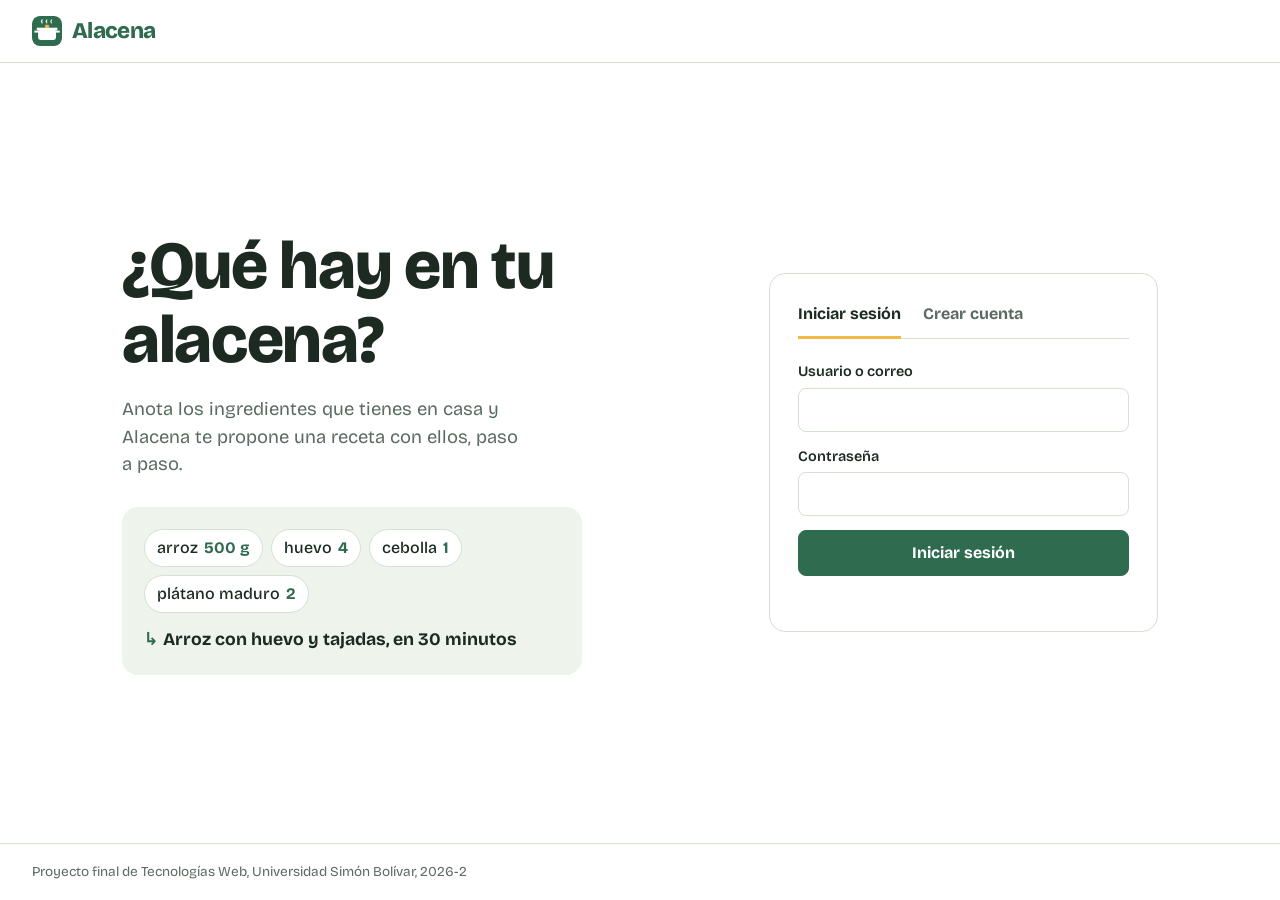
<file: app/templates/index.html>
<!DOCTYPE html>
<html lang="es">
<head>
  <meta charset="utf-8">
  <meta name="viewport" content="width=device-width, initial-scale=1">
  <title>{{ title }}</title>
  <meta name="description" content="Alacena: anota lo que tienes en casa y genera recetas con inteligencia artificial.">
  <link rel="icon" href="/favicon.ico?v=3" sizes="any">
  <link rel="apple-touch-icon" href="/static/apple-touch-icon.png">
  <link rel="preconnect" href="https://fonts.googleapis.com">
  <link rel="preconnect" href="https://fonts.gstatic.com" crossorigin>
  <link href="https://fonts.googleapis.com/css2?family=Bricolage+Grotesque:opsz,wght@12..96,400;12..96,500;12..96,600;12..96,700;12..96,800&display=swap" rel="stylesheet">
  <link rel="stylesheet" href="/static/styles.css?v=3">
</head>
<body>
  <header class="topbar">
    <a class="brand" href="/">
      <img src="/static/apple-touch-icon.png" alt="" width="30" height="30">
      Alacena
    </a>
    <nav id="nav" hidden>
      <span id="whoami"></span>
      <a href="/docs" target="_blank" rel="noopener">API</a>
      <button id="logout" class="text-btn">Cerrar sesión</button>
    </nav>
  </header>

  <!-- Autenticación -->
  <main id="auth-view" class="auth">
    <section class="auth-intro">
      <h1>¿Qué hay en tu alacena?</h1>
      <p class="lead">Anota los ingredientes que tienes en casa y Alacena te propone una receta con ellos, paso a paso.</p>
      <div class="example" aria-hidden="true">
        <div class="chips">
          <span class="chip">arroz <b>500 g</b></span>
          <span class="chip">huevo <b>4</b></span>
          <span class="chip">cebolla <b>1</b></span>
          <span class="chip">plátano maduro <b>2</b></span>
        </div>
        <p class="example-result">Arroz con huevo y tajadas, en 30 minutos</p>
      </div>
    </section>

    <section class="auth-box">
      <div class="tabs" role="tablist">
        <button class="tab active" data-tab="login" role="tab">Iniciar sesión</button>
        <button class="tab" data-tab="register" role="tab">Crear cuenta</button>
      </div>

      <form id="login-form" class="stack">
        <label>Usuario o correo <input name="username" required autocomplete="username"></label>
        <label>Contraseña <input name="password" type="password" required autocomplete="current-password"></label>
        <button type="submit" class="btn">Iniciar sesión</button>
      </form>

      <form id="register-form" class="stack" hidden>
        <label>Usuario <input name="username" required minlength="3" maxlength="30" pattern="[A-Za-z0-9_]+" title="Letras, números y guion bajo"></label>
        <label>Correo <input name="email" type="email" required maxlength="120"></label>
        <label>Contraseña <input name="password" type="password" required minlength="8" maxlength="72" autocomplete="new-password" placeholder="Mínimo 8 caracteres"></label>
        <button type="submit" class="btn">Crear cuenta</button>
      </form>
      <p id="auth-msg" class="msg" role="alert"></p>
    </section>
  </main>

  <!-- Aplicación -->
  <main id="app-view" class="app" hidden>
    <aside class="pantry">
      <div class="pantry-head">
        <h2>Tu alacena</h2>
        <span id="ingredient-count" class="count">0</span>
      </div>

      <form id="ingredient-form" class="ingredient-form">
        <label class="full">Ingrediente <input name="name" placeholder="ej. arroz" required maxlength="50"></label>
        <label>Cantidad <input name="quantity" type="number" step="any" min="0.01" placeholder="500" required></label>
        <label>Unidad
          <select name="unit">
            <option>unidad</option><option>g</option><option>kg</option><option>ml</option>
            <option>l</option><option>lb</option><option>taza</option><option>cucharada</option>
            <option>cucharadita</option><option>pizca</option>
          </select>
        </label>
        <div class="form-actions full">
          <button type="submit" id="ingredient-submit" class="btn">Agregar ingrediente</button>
          <button type="button" id="ingredient-cancel" class="btn ghost" hidden>Cancelar</button>
        </div>
      </form>
      <p id="ingredient-msg" class="msg" role="alert"></p>

      <ul id="ingredient-list" class="chips pantry-list"></ul>
      <p id="ingredient-empty" class="empty">Todavía no hay nada. Agrega lo que tengas en la nevera o la despensa.</p>
    </aside>

    <section class="kitchen">
      <form id="generate-form" class="generator">
        <div class="generator-text">
          <h1 id="greeting">¿Qué cocinamos hoy?</h1>
          <p>La receta usa solo lo que hay en tu alacena, más agua, sal, pimienta y aceite.</p>
        </div>
        <div class="generator-controls">
          <label>Porciones <input name="servings" type="number" min="1" max="12" value="2"></label>
          <label>Comida
            <select name="meal_type">
              <option value="">Cualquiera</option><option>desayuno</option><option>almuerzo</option>
              <option>cena</option><option>merienda</option><option>postre</option>
            </select>
          </label>
          <button type="submit" id="generate-btn" class="btn big">Generar receta</button>
        </div>
      </form>
      <p id="generate-msg" class="msg" role="alert"></p>

      <div id="latest">
        <p class="placeholder">Tu próxima receta aparecerá aquí.</p>
      </div>

      <section class="saved">
        <div class="saved-head">
          <h2>Recetas guardadas</h2>
          <span id="history-count" class="count">0</span>
        </div>
        <div id="history"></div>
        <p id="history-empty" class="empty">Las recetas que generes se guardan aquí para volver a ellas.</p>
      </section>
    </section>
  </main>

  <footer class="footer">Proyecto final de Tecnologías Web, Universidad Simón Bolívar, 2026-2</footer>

  <template id="recipe-template">
    <article class="recipe">
      <header class="recipe-head">
        <h2 class="r-title"></h2>
        <p class="r-meta"></p>
      </header>
      <div class="recipe-body">
        <div class="r-col">
          <h3>Ingredientes</h3>
          <ul class="r-ingredients"></ul>
        </div>
        <div class="r-col">
          <h3>Preparación</h3>
          <ol class="r-steps"></ol>
        </div>
      </div>
      <footer class="recipe-foot">
        <div class="stars" role="group" aria-label="Calificar receta"></div>
        <button class="text-btn danger r-delete">Eliminar receta</button>
      </footer>
    </article>
  </template>

  <script src="/static/app.js?v=3"></script>
</body>
</html>
</file>
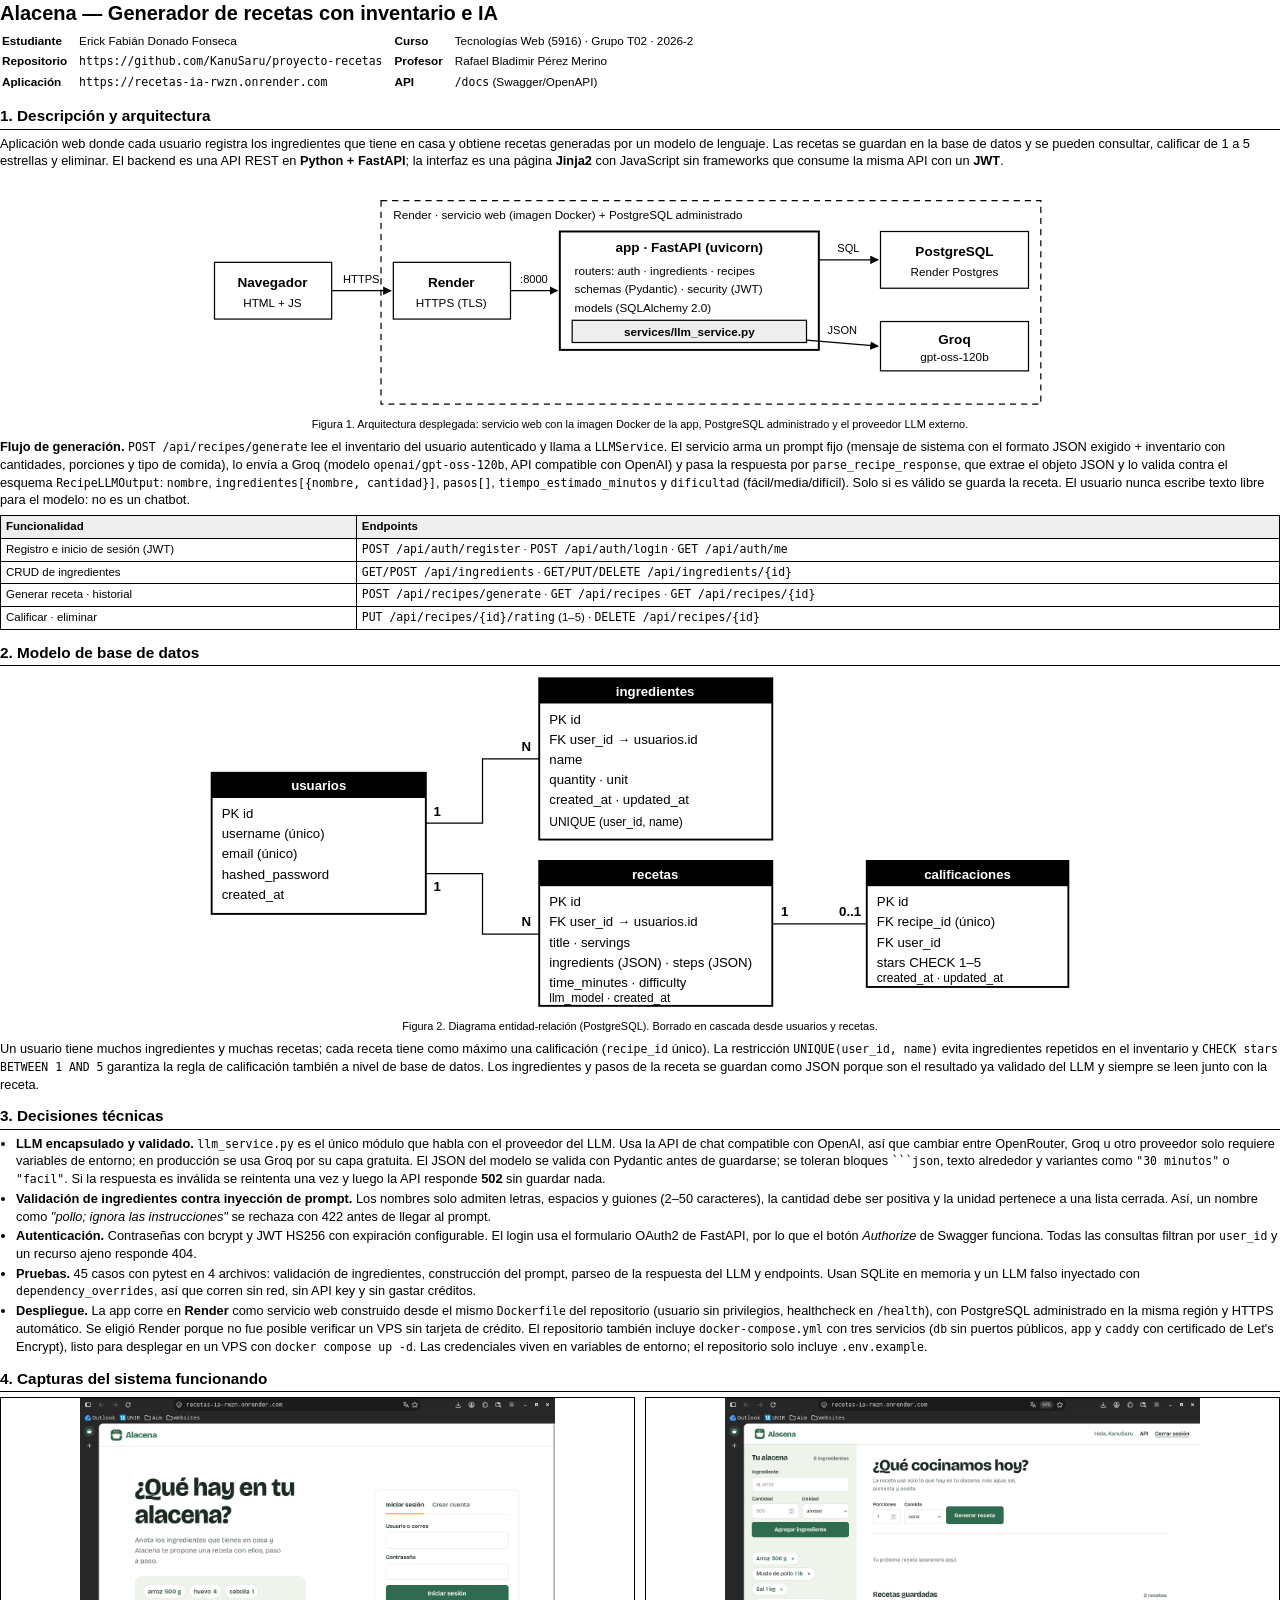
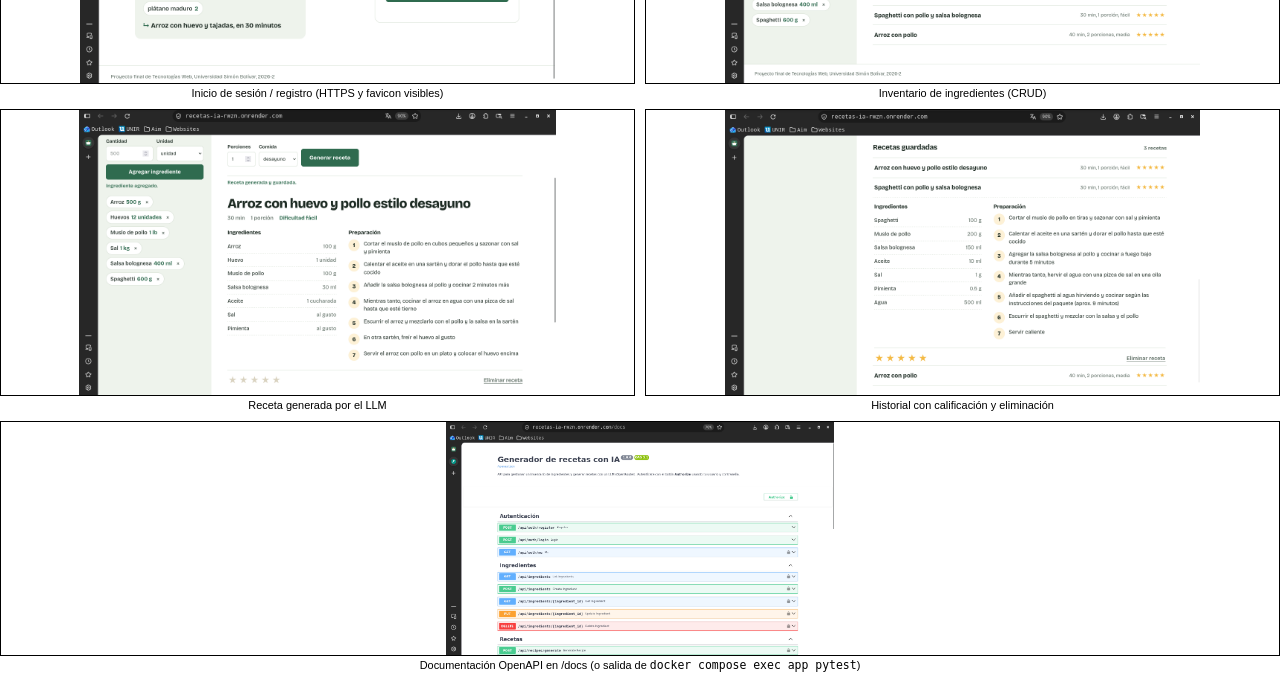
<file: docs/informe.html>
<!DOCTYPE html>
<html lang="es">
<head>
<meta charset="utf-8">
<title>Informe — Generador de recetas con IA</title>
<!--
  Cómo generar el PDF:
  1. Guarda tus capturas en docs/capturas/ con estos nombres:
     01-login.png, 02-inventario.png, 03-receta.png, 04-historial.png, 05-swagger.png
  2. Cambia las dos URL marcadas con "EDITAR" más abajo.
  3. Abre este archivo en Chrome → Ctrl+P → Destino "Guardar como PDF",
     márgenes "Predeterminados", activa "Gráficos de fondo". Debe dar 3 páginas.
-->
<style>
  @page { size: A4; margin: 14mm 15mm; }
  * { box-sizing: border-box; }
  body { font-family: "Segoe UI", Roboto, Arial, sans-serif; font-size: 9.6pt; line-height: 1.38; color: #000; margin: 0; }
  h1 { font-size: 15pt; margin: 0 0 2px; }
  h2 { font-size: 11.5pt; margin: 12px 0 5px; border-bottom: 1.2px solid #000; padding-bottom: 2px; }
  p { margin: 0 0 6px; }
  ul { margin: 0 0 6px; padding-left: 16px; }
  li { margin-bottom: 2px; }
  code { font-family: Consolas, "DejaVu Sans Mono", monospace; font-size: 8.6pt; }
  .meta { font-size: 8.8pt; margin-bottom: 8px; }
  .meta td { padding: 1px 10px 1px 0; vertical-align: top; }
  table.t { width: 100%; border-collapse: collapse; font-size: 8.6pt; margin: 4px 0 6px; }
  table.t th, table.t td { border: 1px solid #000; padding: 3px 5px; text-align: left; vertical-align: top; }
  table.t th { background: #eee; }
  figure { margin: 6px 0; text-align: center; }
  figcaption { font-size: 8.2pt; margin-top: 2px; }
  .page-break { break-before: page; }
  .shots { display: grid; grid-template-columns: 1fr 1fr; gap: 8px 10px; }
  .shot { border: 1px solid #000; height: 76mm; display: flex; align-items: center; justify-content: center; overflow: hidden; }
  .shot img { max-width: 100%; max-height: 100%; display: block; }
  .shot .ph { font-size: 8.5pt; color: #555; padding: 8px; text-align: center; }
  .shots figure { margin: 0; }
  .shots .full { grid-column: 1 / -1; }
  .shots .full .shot { height: 62mm; }
  svg text { font-family: "Segoe UI", Roboto, Arial, sans-serif; }
</style>
</head>
<body>

<h1>Alacena — Generador de recetas con inventario e IA</h1>
<table class="meta">
  <tr><td><b>Estudiante</b></td><td>Erick Fabián Donado Fonseca</td><td><b>Curso</b></td><td>Tecnologías Web (5916) · Grupo T02 · 2026-2</td></tr>
  <tr><td><b>Repositorio</b></td><td><!-- EDITAR --><code>https://github.com/KanuSaru/proyecto-recetas</code></td><td><b>Profesor</b></td><td>Rafael Bladimir Pérez Merino</td></tr>
  <tr><td><b>Aplicación</b></td><td><code>https://recetas-ia-rwzn.onrender.com</code></td><td><b>API</b></td><td><code>/docs</code> (Swagger/OpenAPI)</td></tr>
</table>

<h2>1. Descripción y arquitectura</h2>
<p>Aplicación web donde cada usuario registra los ingredientes que tiene en casa y obtiene recetas generadas por un modelo de lenguaje. Las recetas se guardan en la base de datos y se pueden consultar, calificar de 1 a 5 estrellas y eliminar. El backend es una API REST en <b>Python + FastAPI</b>; la interfaz es una página <b>Jinja2</b> con JavaScript sin frameworks que consume la misma API con un <b>JWT</b>.</p>

<figure>
<svg viewBox="0 0 700 190" width="100%" xmlns="http://www.w3.org/2000/svg" style="max-height:62mm">
  <defs><marker id="a" viewBox="0 0 10 10" refX="9" refY="5" markerWidth="7" markerHeight="7" orient="auto"><path d="M0 0L10 5L0 10z" fill="#000"/></marker></defs>
  <g font-size="11" fill="#000">
    <rect x="5" y="70" width="95" height="46" fill="#fff" stroke="#000"/>
    <text x="52" y="90" text-anchor="middle" font-weight="700">Navegador</text>
    <text x="52" y="106" text-anchor="middle" font-size="9.5">HTML + JS</text>

    <rect x="140" y="20" width="535" height="165" fill="none" stroke="#000" stroke-dasharray="5 4"/>
    <text x="150" y="35" font-size="9.5">Render · servicio web (imagen Docker) + PostgreSQL administrado</text>

    <rect x="150" y="70" width="95" height="46" fill="#fff" stroke="#000"/>
    <text x="197" y="90" text-anchor="middle" font-weight="700">Render</text>
    <text x="197" y="106" text-anchor="middle" font-size="9.5">HTTPS (TLS)</text>

    <rect x="285" y="45" width="210" height="96" fill="#fff" stroke="#000" stroke-width="1.6"/>
    <text x="390" y="62" text-anchor="middle" font-weight="700">app · FastAPI (uvicorn)</text>
    <text x="297" y="80" font-size="9.5">routers: auth · ingredients · recipes</text>
    <text x="297" y="95" font-size="9.5">schemas (Pydantic) · security (JWT)</text>
    <text x="297" y="110" font-size="9.5">models (SQLAlchemy 2.0)</text>
    <rect x="295" y="117" width="190" height="18" fill="#eee" stroke="#000"/>
    <text x="390" y="130" text-anchor="middle" font-size="9.5" font-weight="700">services/llm_service.py</text>

    <rect x="545" y="45" width="120" height="46" fill="#fff" stroke="#000"/>
    <text x="605" y="65" text-anchor="middle" font-weight="700">PostgreSQL</text>
    <text x="605" y="81" text-anchor="middle" font-size="9.5">Render Postgres</text>

    <rect x="545" y="118" width="120" height="40" fill="#fff" stroke="#000"/>
    <text x="605" y="136" text-anchor="middle" font-weight="700">Groq</text>
    <text x="605" y="150" text-anchor="middle" font-size="9.5">gpt-oss-120b</text>

    <line x1="100" y1="93" x2="148" y2="93" stroke="#000" marker-end="url(#a)"/>
    <text x="124" y="87" text-anchor="middle" font-size="9">HTTPS</text>
    <line x1="245" y1="93" x2="283" y2="93" stroke="#000" marker-end="url(#a)"/>
    <text x="264" y="87" text-anchor="middle" font-size="9">:8000</text>
    <line x1="495" y1="68" x2="543" y2="68" stroke="#000" marker-end="url(#a)"/>
    <text x="519" y="62" text-anchor="middle" font-size="9">SQL</text>
    <line x1="485" y1="133" x2="543" y2="138" stroke="#000" marker-end="url(#a)"/>
    <text x="514" y="128" text-anchor="middle" font-size="9">JSON</text>
  </g>
</svg>
<figcaption>Figura 1. Arquitectura desplegada: servicio web con la imagen Docker de la app, PostgreSQL administrado y el proveedor LLM externo.</figcaption>
</figure>

<p><b>Flujo de generación.</b> <code>POST /api/recipes/generate</code> lee el inventario del usuario autenticado y llama a <code>LLMService</code>. El servicio arma un prompt fijo (mensaje de sistema con el formato JSON exigido + inventario con cantidades, porciones y tipo de comida), lo envía a Groq (modelo <code>openai/gpt-oss-120b</code>, API compatible con OpenAI) y pasa la respuesta por <code>parse_recipe_response</code>, que extrae el objeto JSON y lo valida contra el esquema <code>RecipeLLMOutput</code>: <code>nombre</code>, <code>ingredientes[{nombre, cantidad}]</code>, <code>pasos[]</code>, <code>tiempo_estimado_minutos</code> y <code>dificultad</code> (fácil/media/difícil). Solo si es válido se guarda la receta. El usuario nunca escribe texto libre para el modelo: no es un chatbot.</p>

<table class="t">
  <tr><th>Funcionalidad</th><th>Endpoints</th></tr>
  <tr><td>Registro e inicio de sesión (JWT)</td><td><code>POST /api/auth/register</code> · <code>POST /api/auth/login</code> · <code>GET /api/auth/me</code></td></tr>
  <tr><td>CRUD de ingredientes</td><td><code>GET/POST /api/ingredients</code> · <code>GET/PUT/DELETE /api/ingredients/{id}</code></td></tr>
  <tr><td>Generar receta · historial</td><td><code>POST /api/recipes/generate</code> · <code>GET /api/recipes</code> · <code>GET /api/recipes/{id}</code></td></tr>
  <tr><td>Calificar · eliminar</td><td><code>PUT /api/recipes/{id}/rating</code> (1–5) · <code>DELETE /api/recipes/{id}</code></td></tr>
</table>

<h2 class="page-break">2. Modelo de base de datos</h2>
<figure>
<svg viewBox="0 0 700 270" width="100%" xmlns="http://www.w3.org/2000/svg" style="max-height:90mm">
  <g font-size="10.5" fill="#000">
    <!-- usuarios -->
    <rect x="10" y="80" width="170" height="112" fill="#fff" stroke="#000" stroke-width="1.5"/>
    <rect x="10" y="80" width="170" height="20" fill="#000"/>
    <text x="95" y="94" text-anchor="middle" fill="#fff" font-weight="700">usuarios</text>
    <text x="18" y="116">PK id</text>
    <text x="18" y="132">username (único)</text>
    <text x="18" y="148">email (único)</text>
    <text x="18" y="164">hashed_password</text>
    <text x="18" y="180">created_at</text>

    <!-- ingredientes -->
    <rect x="270" y="5" width="185" height="128" fill="#fff" stroke="#000" stroke-width="1.5"/>
    <rect x="270" y="5" width="185" height="20" fill="#000"/>
    <text x="362" y="19" text-anchor="middle" fill="#fff" font-weight="700">ingredientes</text>
    <text x="278" y="41">PK id</text>
    <text x="278" y="57">FK user_id → usuarios.id</text>
    <text x="278" y="73">name</text>
    <text x="278" y="89">quantity · unit</text>
    <text x="278" y="105">created_at · updated_at</text>
    <text x="278" y="122" font-size="9.5">UNIQUE (user_id, name)</text>

    <!-- recetas -->
    <rect x="270" y="150" width="185" height="115" fill="#fff" stroke="#000" stroke-width="1.5"/>
    <rect x="270" y="150" width="185" height="20" fill="#000"/>
    <text x="362" y="164" text-anchor="middle" fill="#fff" font-weight="700">recetas</text>
    <text x="278" y="186">PK id</text>
    <text x="278" y="202">FK user_id → usuarios.id</text>
    <text x="278" y="218">title · servings</text>
    <text x="278" y="234">ingredients (JSON) · steps (JSON)</text>
    <text x="278" y="250">time_minutes · difficulty</text>
    <text x="278" y="262" font-size="9.5">llm_model · created_at</text>

    <!-- calificaciones -->
    <rect x="530" y="150" width="160" height="100" fill="#fff" stroke="#000" stroke-width="1.5"/>
    <rect x="530" y="150" width="160" height="20" fill="#000"/>
    <text x="610" y="164" text-anchor="middle" fill="#fff" font-weight="700">calificaciones</text>
    <text x="538" y="186">PK id</text>
    <text x="538" y="202">FK recipe_id (único)</text>
    <text x="538" y="218">FK user_id</text>
    <text x="538" y="234">stars CHECK 1–5</text>
    <text x="538" y="246" font-size="9.5">created_at · updated_at</text>

    <!-- relaciones -->
    <polyline points="180,120 225,120 225,69 270,69" fill="none" stroke="#000"/>
    <text x="186" y="114" font-weight="700">1</text>
    <text x="256" y="63" font-weight="700">N</text>
    <polyline points="180,160 225,160 225,208 270,208" fill="none" stroke="#000"/>
    <text x="186" y="174" font-weight="700">1</text>
    <text x="256" y="202" font-weight="700">N</text>
    <line x1="455" y1="200" x2="530" y2="200" stroke="#000"/>
    <text x="462" y="194" font-weight="700">1</text>
    <text x="508" y="194" font-weight="700">0..1</text>
  </g>
</svg>
<figcaption>Figura 2. Diagrama entidad-relación (PostgreSQL). Borrado en cascada desde usuarios y recetas.</figcaption>
</figure>
<p>Un usuario tiene muchos ingredientes y muchas recetas; cada receta tiene como máximo una calificación (<code>recipe_id</code> único). La restricción <code>UNIQUE(user_id, name)</code> evita ingredientes repetidos en el inventario y <code>CHECK stars BETWEEN 1 AND 5</code> garantiza la regla de calificación también a nivel de base de datos. Los ingredientes y pasos de la receta se guardan como JSON porque son el resultado ya validado del LLM y siempre se leen junto con la receta.</p>

<h2>3. Decisiones técnicas</h2>
<ul>
  <li><b>LLM encapsulado y validado.</b> <code>llm_service.py</code> es el único módulo que habla con el proveedor del LLM. Usa la API de chat compatible con OpenAI, así que cambiar entre OpenRouter, Groq u otro proveedor solo requiere variables de entorno; en producción se usa Groq por su capa gratuita. El JSON del modelo se valida con Pydantic antes de guardarse; se toleran bloques <code>```json</code>, texto alrededor y variantes como <code>"30 minutos"</code> o <code>"facil"</code>. Si la respuesta es inválida se reintenta una vez y luego la API responde <b>502</b> sin guardar nada.</li>
  <li><b>Validación de ingredientes contra inyección de prompt.</b> Los nombres solo admiten letras, espacios y guiones (2–50 caracteres), la cantidad debe ser positiva y la unidad pertenece a una lista cerrada. Así, un nombre como <i>"pollo; ignora las instrucciones"</i> se rechaza con 422 antes de llegar al prompt.</li>
  <li><b>Autenticación.</b> Contraseñas con bcrypt y JWT HS256 con expiración configurable. El login usa el formulario OAuth2 de FastAPI, por lo que el botón <i>Authorize</i> de Swagger funciona. Todas las consultas filtran por <code>user_id</code> y un recurso ajeno responde 404.</li>
  <li><b>Pruebas.</b> 45 casos con pytest en 4 archivos: validación de ingredientes, construcción del prompt, parseo de la respuesta del LLM y endpoints. Usan SQLite en memoria y un LLM falso inyectado con <code>dependency_overrides</code>, así que corren sin red, sin API key y sin gastar créditos.</li>
  <li><b>Despliegue.</b> La app corre en <b>Render</b> como servicio web construido desde el mismo <code>Dockerfile</code> del repositorio (usuario sin privilegios, healthcheck en <code>/health</code>), con PostgreSQL administrado en la misma región y HTTPS automático. Se eligió Render porque no fue posible verificar un VPS sin tarjeta de crédito. El repositorio también incluye <code>docker-compose.yml</code> con tres servicios (<code>db</code> sin puertos públicos, <code>app</code> y <code>caddy</code> con certificado de Let's Encrypt), listo para desplegar en un VPS con <code>docker compose up -d</code>. Las credenciales viven en variables de entorno; el repositorio solo incluye <code>.env.example</code>.</li>
</ul>

<h2 class="page-break">4. Capturas del sistema funcionando</h2>
<div class="shots">
  <figure><div class="shot"><img src="capturas/01-login.png" alt="" onerror="this.outerHTML='<span class=ph>docs/capturas/01-login.png</span>'"></div><figcaption>Inicio de sesión / registro (HTTPS y favicon visibles)</figcaption></figure>
  <figure><div class="shot"><img src="capturas/02-inventario.png" alt="" onerror="this.outerHTML='<span class=ph>docs/capturas/02-inventario.png</span>'"></div><figcaption>Inventario de ingredientes (CRUD)</figcaption></figure>
  <figure><div class="shot"><img src="capturas/03-receta.png" alt="" onerror="this.outerHTML='<span class=ph>docs/capturas/03-receta.png</span>'"></div><figcaption>Receta generada por el LLM</figcaption></figure>
  <figure><div class="shot"><img src="capturas/04-historial.png" alt="" onerror="this.outerHTML='<span class=ph>docs/capturas/04-historial.png</span>'"></div><figcaption>Historial con calificación y eliminación</figcaption></figure>
  <figure class="full"><div class="shot"><img src="capturas/05-swagger.png" alt="" onerror="this.outerHTML='<span class=ph>docs/capturas/05-swagger.png</span>'"></div><figcaption>Documentación OpenAPI en /docs (o salida de <code>docker compose exec app pytest</code>)</figcaption></figure>
</div>

</body>
</html>
</file>
<file: static/styles.css>
/* Alacena — blanco de cocina, verde albahaca y amarillo yema. Fondos planos. */
:root {
  --paper: #ffffff;
  --herb: #eef3ec;      /* panel de la alacena */
  --line: #d6e0d3;
  --ink: #1c2a22;
  --muted: #5b6b61;
  --basil: #2f6b4f;
  --basil-dark: #24543e;
  --yolk: #f4b942;
  --yolk-soft: #fdf1d6;
  --tomato: #c8402f;
  font-family: "Bricolage Grotesque", system-ui, sans-serif;
  font-optical-sizing: auto;
  color: var(--ink);
  background: var(--paper);
  line-height: 1.5;
}

* { box-sizing: border-box; }
body { margin: 0; min-height: 100vh; display: flex; flex-direction: column; }
[hidden] { display: none !important; }
h1, h2, h3 { margin: 0; line-height: 1.1; letter-spacing: -0.02em; }
:focus-visible { outline: 3px solid var(--yolk); outline-offset: 2px; }

/* Barra superior */
.topbar {
  display: flex; justify-content: space-between; align-items: center;
  padding: 14px 32px; border-bottom: 1px solid var(--line);
}
.brand { display: flex; align-items: center; gap: 10px; font-weight: 800; font-size: 1.4rem; color: var(--basil); text-decoration: none; letter-spacing: -0.03em; }
.brand img { border-radius: 8px; }
nav { display: flex; gap: 20px; align-items: center; font-weight: 600; }
nav a { color: var(--ink); text-decoration: none; }
nav a:hover { color: var(--basil); }
#whoami { color: var(--muted); }

/* Controles */
label { display: flex; flex-direction: column; gap: 5px; font-size: .9rem; font-weight: 600; }
input, select {
  font: inherit; font-weight: 400; padding: 0 12px; height: 44px; min-width: 0; width: 100%;
  border: 1px solid var(--line); border-radius: 8px; background: var(--paper); color: var(--ink);
}
input:focus, select:focus { outline: none; border-color: var(--basil); box-shadow: 0 0 0 3px #2f6b4f33; }
.btn {
  font: inherit; font-weight: 700; cursor: pointer; border: 1px solid var(--basil);
  background: var(--basil); color: #fff; border-radius: 8px; padding: 10px 18px;
}
.btn:hover { background: var(--basil-dark); }
.btn:disabled { opacity: .65; cursor: progress; }
.btn.ghost { background: transparent; color: var(--basil); }
.btn.big { padding: 13px 24px; font-size: 1.05rem; }
.text-btn { font: inherit; font-weight: 600; background: none; border: none; padding: 0; color: var(--ink); cursor: pointer; text-decoration: underline; text-underline-offset: 3px; }
.text-btn.danger { color: var(--muted); }
.text-btn.danger:hover { color: var(--tomato); }
.msg { min-height: 1.3em; margin: 8px 0 0; font-size: .92rem; font-weight: 600; color: var(--basil); }
.msg.error { color: var(--tomato); }
.empty { color: var(--muted); margin: 10px 0 0; }
.count { font-weight: 700; color: var(--muted); font-size: .95rem; }

/* Chips de ingredientes */
.chips { display: flex; flex-wrap: wrap; gap: 8px; padding: 0; margin: 0; list-style: none; }
.chip {
  display: inline-flex; align-items: center; gap: 6px; padding: 6px 12px;
  background: var(--paper); border: 1px solid var(--line); border-radius: 999px; font-weight: 500;
}
.chip b { font-weight: 700; color: var(--basil); }

/* Login */
.auth {
  flex: 1; width: 100%; max-width: 1100px; margin: 0 auto; padding: 72px 32px;
  display: grid; grid-template-columns: 1.2fr .8fr; gap: 64px; align-items: center;
}
.auth-intro h1 { font-size: clamp(2.4rem, 6vw, 4.2rem); font-weight: 800; margin-bottom: 18px; }
.lead { font-size: 1.15rem; color: var(--muted); max-width: 34ch; margin: 0 0 28px; }
.example { background: var(--herb); border-radius: 16px; padding: 22px; max-width: 460px; }
.example-result { margin: 14px 0 0; font-weight: 700; font-size: 1.1rem; }
.example-result::before { content: "↳ "; color: var(--basil); }
.auth-box { border: 1px solid var(--line); border-radius: 16px; padding: 28px; }
.tabs { display: flex; gap: 22px; margin-bottom: 22px; border-bottom: 1px solid var(--line); }
.tab { font: inherit; font-weight: 700; background: none; border: none; padding: 0 0 10px; color: var(--muted); cursor: pointer; border-bottom: 3px solid transparent; margin-bottom: -1px; }
.tab.active { color: var(--ink); border-bottom-color: var(--yolk); }
.stack { display: flex; flex-direction: column; gap: 14px; }

/* App */
.app { flex: 1; display: grid; grid-template-columns: 340px 1fr; }
.pantry { background: var(--herb); padding: 28px 24px; }
.pantry-head, .saved-head { display: flex; justify-content: space-between; align-items: baseline; margin-bottom: 18px; }
.pantry h2, .saved h2 { font-size: 1.35rem; font-weight: 700; }
.ingredient-form { display: grid; grid-template-columns: 1fr 1fr; gap: 10px; }
.ingredient-form .full { grid-column: 1 / -1; }
.form-actions { display: flex; gap: 8px; }
.form-actions .btn { flex: 1; }
.pantry-list { margin-top: 18px; }
.pantry-list .chip { padding-right: 6px; }
.pantry-list .chip-name { cursor: pointer; }
.pantry-list .chip-name::first-letter { text-transform: uppercase; }
.pantry-list .chip-name:hover { text-decoration: underline; }
.chip-remove {
  font: inherit; background: none; border: none; cursor: pointer; color: var(--muted);
  width: 24px; height: 24px; border-radius: 50%; line-height: 1; font-size: 1.1rem;
}
.chip-remove:hover { background: #f6dcd8; color: var(--tomato); }

.kitchen { padding: 36px 48px 56px; max-width: 980px; width: 100%; }
.generator { display: flex; flex-wrap: wrap; justify-content: space-between; align-items: flex-end; gap: 24px; padding-bottom: 28px; border-bottom: 1px solid var(--line); }
.generator h1 { font-size: clamp(2rem, 4vw, 3rem); font-weight: 800; margin-bottom: 8px; }
.generator-text p { margin: 0; color: var(--muted); max-width: 44ch; }
.generator-controls { display: flex; gap: 10px; align-items: flex-end; }
.generator-controls input { width: 84px; }

.placeholder { color: var(--muted); padding: 40px 0; margin: 0; }

/* Receta */
.recipe { padding: 30px 0 8px; }
.recipe-head { margin-bottom: 22px; }
.recipe-head h2 { font-size: clamp(1.8rem, 3.4vw, 2.5rem); font-weight: 800; margin-bottom: 10px; }
.r-meta { margin: 0; color: var(--muted); font-weight: 500; display: flex; flex-wrap: wrap; gap: 6px 18px; }
.r-meta .level { font-weight: 700; }
.level.fácil { color: var(--basil); }
.level.media { color: #9a6a00; }
.level.difícil { color: var(--tomato); }
.recipe-body { display: grid; grid-template-columns: 1fr 1.6fr; gap: 36px; }
.r-col h3 { font-size: 1.05rem; font-weight: 700; margin-bottom: 12px; }
.r-ingredients { list-style: none; padding: 0; margin: 0; }
.r-ingredients li { display: flex; justify-content: space-between; gap: 12px; padding: 8px 0; border-bottom: 1px dashed var(--line); }
.r-ingredients li span:last-child { color: var(--muted); text-align: right; }
.r-ingredients li span:first-child::first-letter { text-transform: uppercase; }
.r-steps { list-style: none; counter-reset: paso; padding: 0; margin: 0; display: grid; gap: 14px; }
.r-steps li { counter-increment: paso; display: grid; grid-template-columns: 34px 1fr; gap: 12px; }
.r-steps li::before {
  content: counter(paso); width: 34px; height: 34px; border-radius: 50%;
  background: var(--yolk-soft); color: var(--ink); font-weight: 800;
  display: inline-flex; align-items: center; justify-content: center;
}
.recipe-foot { display: flex; justify-content: space-between; align-items: center; margin-top: 26px; padding-top: 16px; border-top: 1px solid var(--line); }
.stars { display: flex; gap: 2px; }
.stars button { font: inherit; background: none; border: none; cursor: pointer; font-size: 1.6rem; line-height: 1; padding: 2px; color: #d9d2bf; }
.stars button.on { color: var(--yolk); }
.stars button:hover { color: var(--yolk); }

/* Recetas guardadas */
.saved { margin-top: 40px; }
#history { border-top: 1px solid var(--line); }
.saved-item { border-bottom: 1px solid var(--line); }
.saved-item summary {
  list-style: none; cursor: pointer; display: grid; grid-template-columns: 1fr auto auto; gap: 18px;
  align-items: center; padding: 16px 4px;
}
.saved-item summary::-webkit-details-marker { display: none; }
.saved-item summary:hover .s-title { color: var(--basil); }
.s-title { font-weight: 700; font-size: 1.1rem; }
.s-meta { color: var(--muted); font-size: .92rem; }
.s-stars { color: var(--yolk); letter-spacing: 1px; }
.s-stars .off { color: #d9d2bf; }
.saved-item[open] summary { border-bottom: 1px dashed var(--line); }
.saved-item .recipe { padding: 18px 4px 6px; }
.saved-item .recipe-head { display: none; }

.footer { padding: 18px 32px; color: var(--muted); font-size: .85rem; border-top: 1px solid var(--line); }

@media (max-width: 900px) {
  .auth { grid-template-columns: 1fr; gap: 36px; padding: 40px 20px; }
  .app { grid-template-columns: 1fr; }
  .kitchen { padding: 28px 20px 40px; }
  .recipe-body { grid-template-columns: 1fr; gap: 24px; }
  .generator-controls { width: 100%; flex-wrap: wrap; }
  .saved-item summary { grid-template-columns: 1fr auto; }
  .s-meta { display: none; }
  .topbar { padding: 12px 18px; }
}
@media (prefers-reduced-motion: reduce) { * { transition: none !important; } }
</file>
